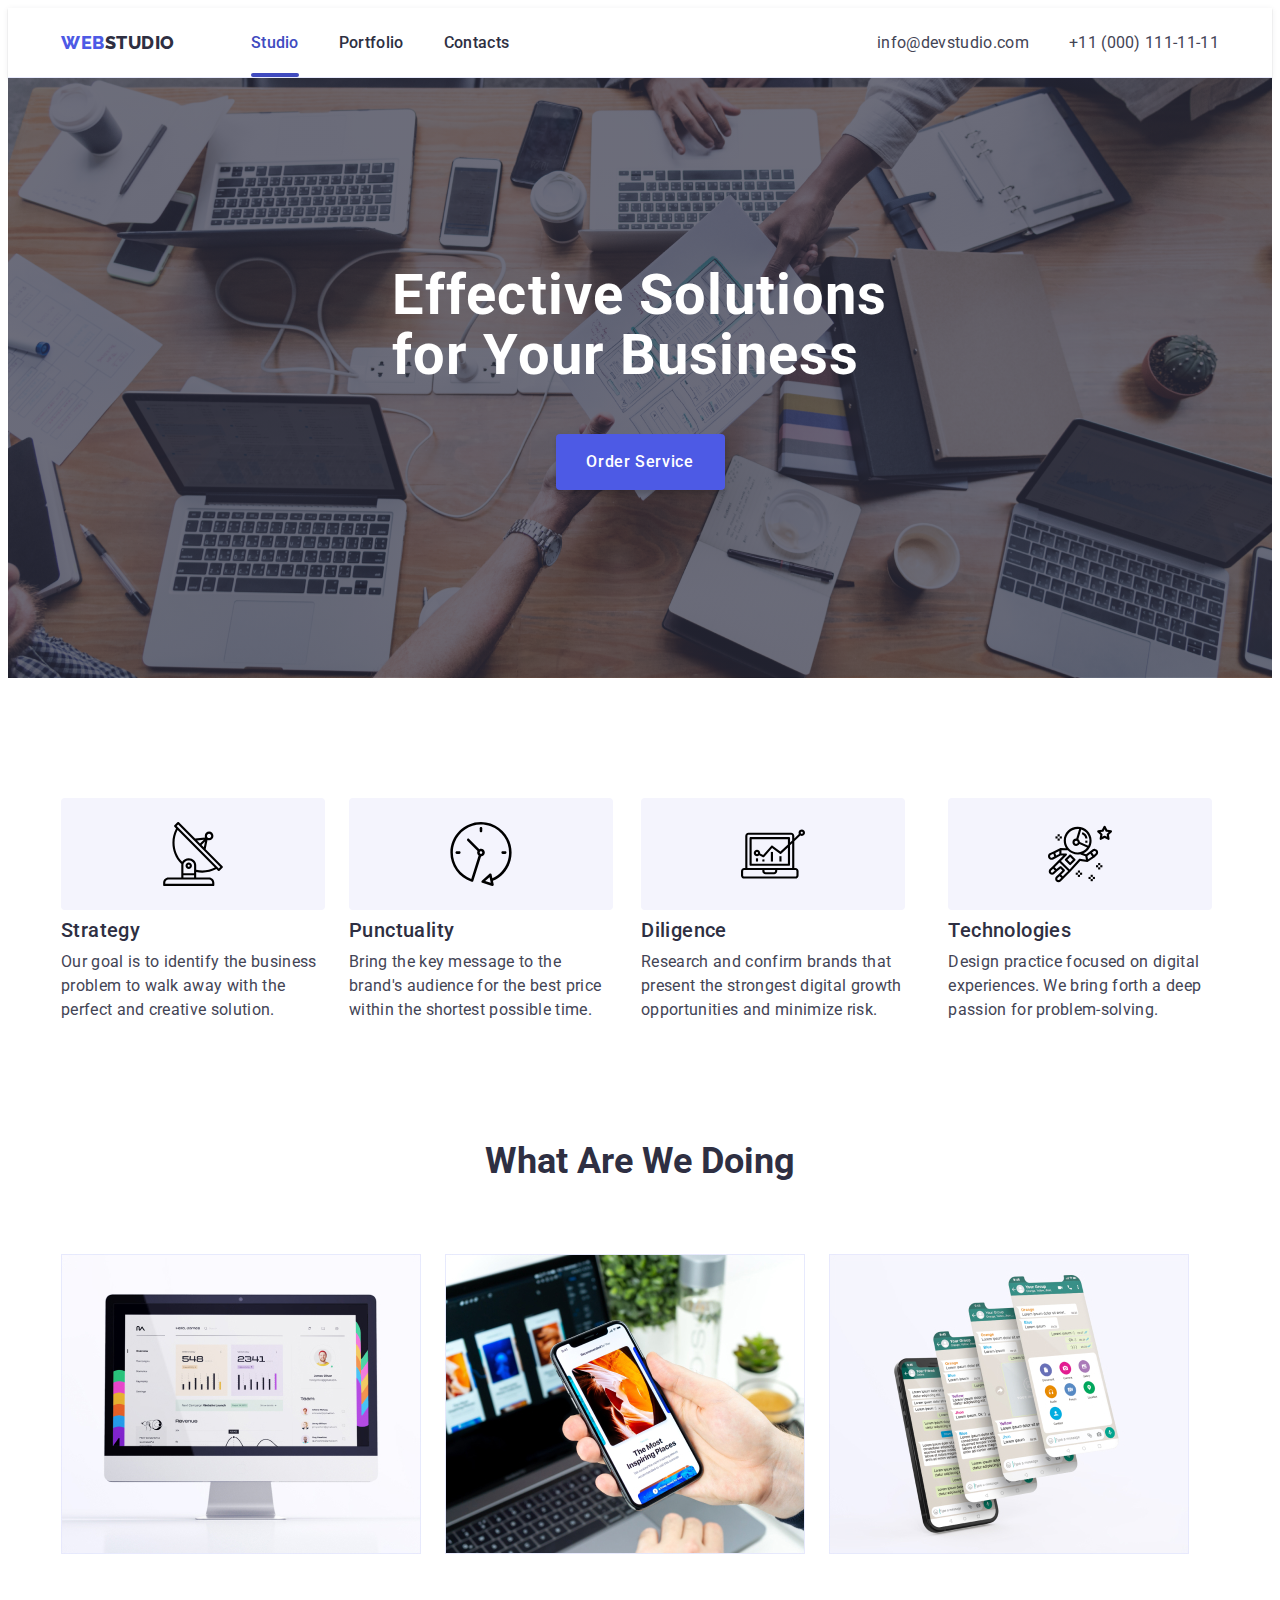
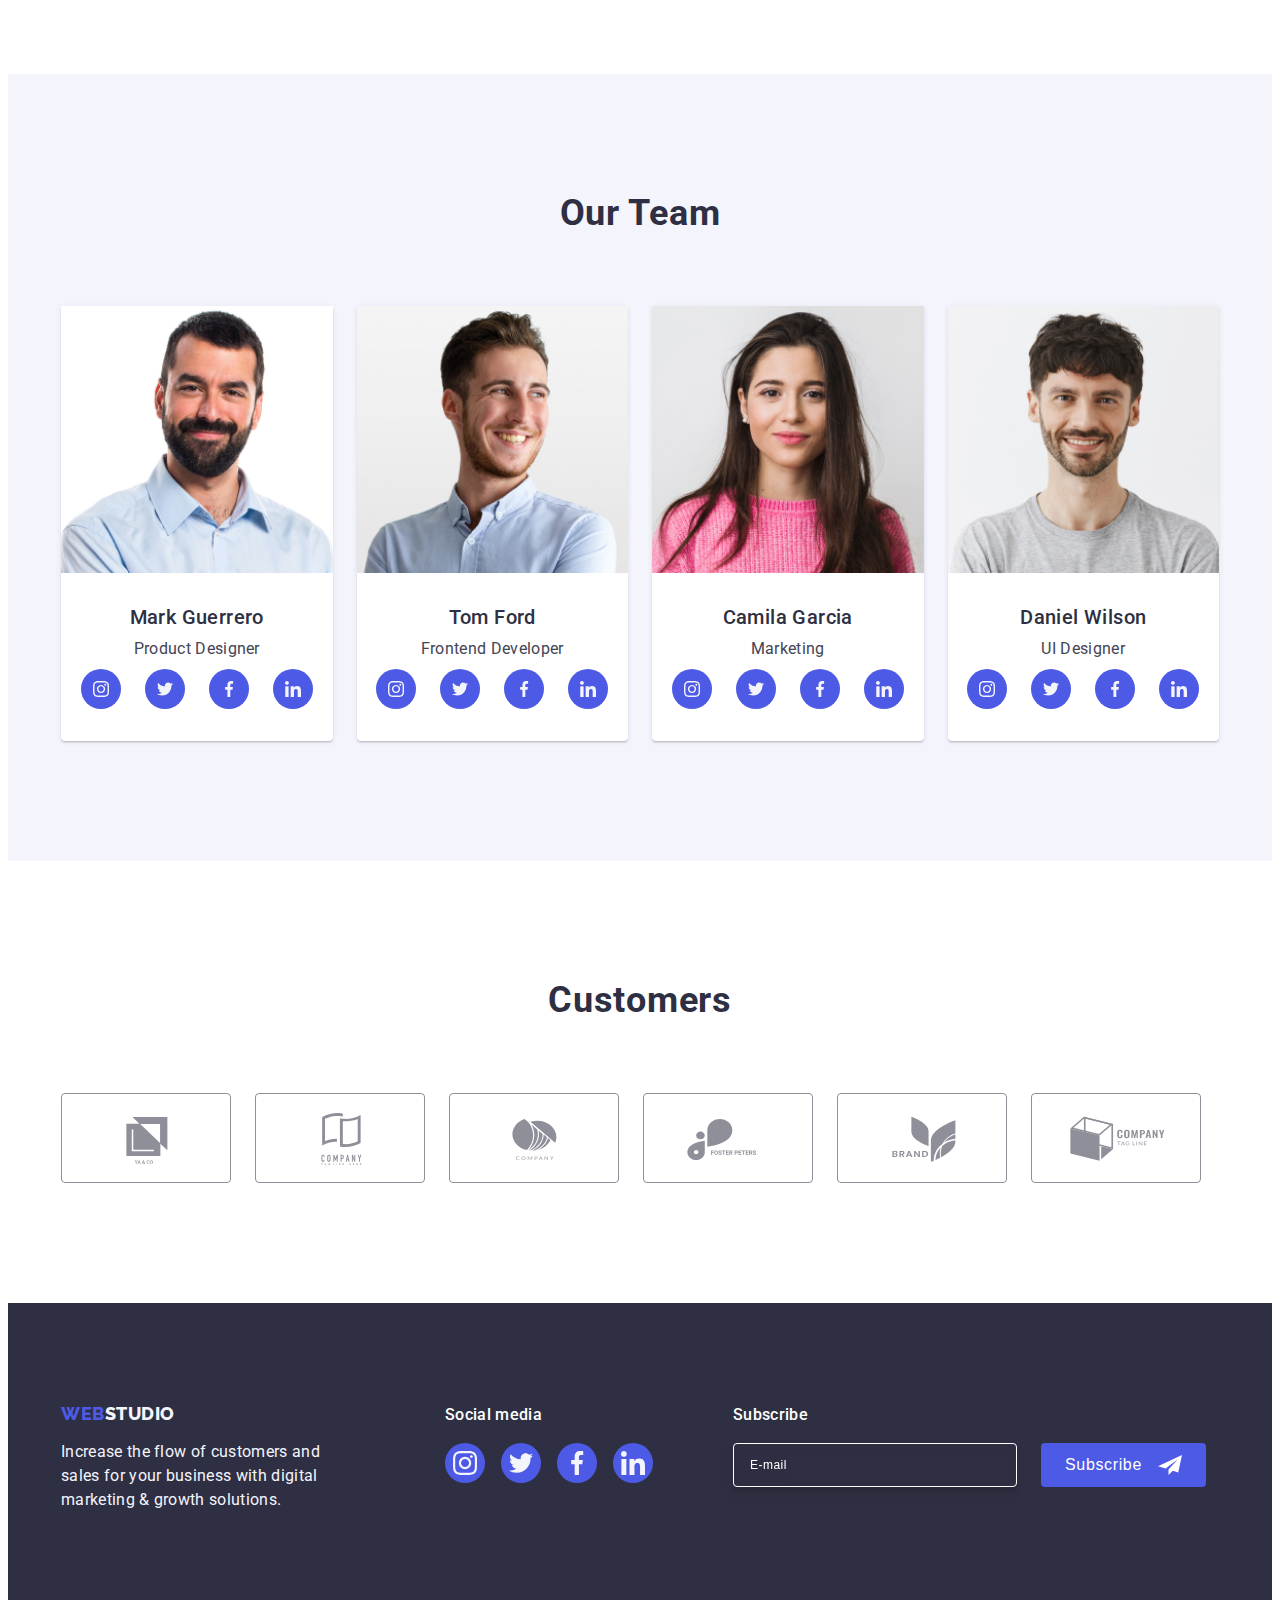
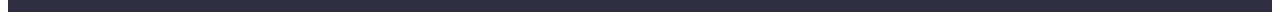
<file: index.html>
<!DOCTYPE html>
<html lang="en">
  <head>
    <meta charset="UTF-8" />
    <meta http-equiv="X-UA-Compatible" content="IE=edge" />
    <meta name="viewport" content="width=device-width, initial-scale=1.0" />
    <link
      rel="stylesheet"
      href="https://cdnjs.cloudflare.com/ajax/libs/modern-normalize/2.0.0/modern-normalize.min.css"
      integrity="sha512-4xo8blKMVCiXpTaLzQSLSw3KFOVPWhm/TRtuPVc4WG6kUgjH6J03IBuG7JZPkcWMxJ5huwaBpOpnwYElP/m6wg=="
      crossorigin="anonymous"
      referrerpolicy="no-referrer"
    />
    <link rel="preconnect" href="https://fonts.googleapis.com" />
    <link rel="preconnect" href="https://fonts.gstatic.com" crossorigin />
    <link
      href="https://fonts.googleapis.com/css2?family=Raleway:wght@800&family=Roboto:wght@400;500;700;900&display=swap"
      rel="stylesheet"
    />
    <link rel="stylesheet" href="./css/styles.css" />
    <title>Document</title>
  </head>
  <body>
    <header class="header-wrapper">
      <div class="container container_wrapper">
        <nav class="nav-wrapper">
          <a class="link logo_name" href="./index.html"
            >Web<span class="span_logo">Studio</span></a
          >
          <ul class="list menu-wrapper">
            <li class="nav_item">
              <a class="nav_menu link active_link" href="./index.html"
                >Studio</a
              >
            </li>
            <li class="nav_item">
              <a class="nav_menu link" href="./portfolio.html">Portfolio</a>
            </li>
            <li class="nav_item">
              <a class="nav_menu link" href="">Contacts</a>
            </li>
          </ul>
        </nav>
        <address class="address">
          <ul class="list menu-wrapper">
            <li>
              <a class="address_info link" href="mailto:info@devstudio.com"
                >info@devstudio.com</a
              >
            </li>
            <li>
              <a class="address_info link" href="tel:+110001111111"
                >+11 (000) 111-11-11</a
              >
            </li>
          </ul>
        </address>
      </div>
    </header>
    <main>
      <section class="first_section">
        <div class="container">
          <h1 class="main_title">Effective Solutions for Your Business</h1>
          <button data-modal-open type="button" class="order_btn">
            Order Service
          </button>
        </div>
      </section>
      <section class="section_advantages">
        <div class="container">
          <h2 class="visually-hidden">Advantages of company</h2>
          <ul class="list advantages_wrapper">
            <li class="advantages_item">
              <div class="svg_wpapper">
                <svg width="64" height="64" class="icon">
                  <use href="./images/icons.svg#icon-antenna-1"></use>
                </svg>
              </div>
              <h3 class="subtitle">Strategy</h3>
              <p class="advantages_text">
                Our goal is to identify the business problem to walk away with
                the perfect and creative solution.
              </p>
            </li>
            <li class="advantages_item">
              <div class="svg_wpapper">
                <svg width="64" height="64" class="icon">
                  <use href="./images/icons.svg#icon-clock-1"></use>
                </svg>
              </div>
              <h3 class="subtitle">Punctuality</h3>
              <p class="advantages_text">
                Bring the key message to the brand's audience for the best price
                within the shortest possible time.
              </p>
            </li>
            <li class="advantages_item">
              <div class="svg_wpapper">
                <svg width="64" height="64" class="icon">
                  <use href="./images/icons.svg#icon-diagram-1"></use>
                </svg>
              </div>
              <h3 class="subtitle">Diligence</h3>
              <p class="advantages_text">
                Research and confirm brands that present the strongest digital
                growth opportunities and minimize risk.
              </p>
            </li>
            <li class="advantages_item">
              <div class="svg_wpapper">
                <svg width="64" height="64" class="icon">
                  <use href="./images/icons.svg#icon-astronaut-1"></use>
                </svg>
              </div>
              <h3 class="subtitle">Technologies</h3>
              <p class="advantages_text">
                Design practice focused on digital experiences. We bring forth a
                deep passion for problem-solving.
              </p>
            </li>
          </ul>
        </div>
      </section>
      <section class="third_section">
        <div class="container">
          <h2 class="third_section_title">What are we doing</h2>
          <ul class="list wrapper_img">
            <li class="list_macbook">
              <img src="./images/macbook.jpg" alt="macbook" width="360" />
            </li>
            <li class="list_macbook">
              <img src="./images/handy.jpg" alt="handy" width="360" />
            </li>
            <li class="list_macbook">
              <img
                src="./images/screens.jpg"
                alt="screens_of_handy"
                width="360"
              />
            </li>
          </ul>
        </div>
      </section>
      <section class="team_section">
        <div class="container">
          <h2 class="team_title">Our Team</h2>
          <ul class="list team_wrapper">
            <li class="team_item">
              <img
                src="./images/photo_1.jpg"
                alt="product_designer"
                width="264"
              />
              <div class="team_card">
                <h3 class="subtitle">Mark Guerrero</h3>
                <p class="team_text">Product Designer</p>
                <ul class="social_wrapper list">
                  <li class="social_item">
                    <a href="#" class="social_icon_wrapper link">
                      <svg class="social_icon" width="16" height="16">
                        <use href="./images/icons.svg#icon-instagram-2"></use>
                      </svg>
                    </a>
                  </li>
                  <li class="social_item">
                    <a href="#" class="social_icon_wrapper link">
                      <svg class="social_icon" width="16" height="16">
                        <use href="./images/icons.svg#icon-twitter-1"></use>
                      </svg>
                    </a>
                  </li>
                  <li class="social_item">
                    <a href="#" class="social_icon_wrapper link">
                      <svg class="social_icon" width="16" height="16">
                        <use href="./images/icons.svg#icon-facebook-1"></use>
                      </svg>
                    </a>
                  </li>
                  <li class="social_item">
                    <a href="#" class="social_icon_wrapper link">
                      <svg class="social_icon" width="16" height="16">
                        <use href="./images/icons.svg#icon-linkedin-1"></use>
                      </svg>
                    </a>
                  </li>
                </ul>
              </div>
            </li>
            <li class="team_item">
              <img
                src="./images/photo_2.jpg"
                alt="frontend_developer"
                width="264"
              />
              <div class="team_card">
                <h3 class="subtitle">Tom Ford</h3>
                <p class="team_text">Frontend Developer</p>
                <ul class="social_wrapper list">
                  <li class="social_item">
                    <a href="#" class="social_icon_wrapper link">
                      <svg class="social_icon" width="16" height="16">
                        <use href="./images/icons.svg#icon-instagram-2"></use>
                      </svg>
                    </a>
                  </li>
                  <li class="social_item">
                    <a href="#" class="social_icon_wrapper link">
                      <svg class="social_icon" width="16" height="16">
                        <use href="./images/icons.svg#icon-twitter-1"></use>
                      </svg>
                    </a>
                  </li>
                  <li class="social_item">
                    <a href="#" class="social_icon_wrapper link">
                      <svg class="social_icon" width="16" height="16">
                        <use href="./images/icons.svg#icon-facebook-1"></use>
                      </svg>
                    </a>
                  </li>
                  <li class="social_item">
                    <a href="#" class="social_icon_wrapper link">
                      <svg class="social_icon" width="16" height="16">
                        <use href="./images/icons.svg#icon-linkedin-1"></use>
                      </svg>
                    </a>
                  </li>
                </ul>
              </div>
            </li>
            <li class="team_item">
              <img src="./images/photo_3.jpg" alt="marketing" width="264" />
              <div class="team_card">
                <h3 class="subtitle">Camila Garcia</h3>
                <p class="team_text">Marketing</p>
                <ul class="social_wrapper list">
                  <li class="social_item">
                    <a href="#" class="social_icon_wrapper link">
                      <svg class="social_icon" width="16" height="16">
                        <use href="./images/icons.svg#icon-instagram-2"></use>
                      </svg>
                    </a>
                  </li>
                  <li class="social_item">
                    <a href="#" class="social_icon_wrapper link">
                      <svg class="social_icon" width="16" height="16">
                        <use href="./images/icons.svg#icon-twitter-1"></use>
                      </svg>
                    </a>
                  </li>
                  <li class="social_item">
                    <a href="#" class="social_icon_wrapper link">
                      <svg class="social_icon" width="16" height="16">
                        <use href="./images/icons.svg#icon-facebook-1"></use>
                      </svg>
                    </a>
                  </li>
                  <li class="social_item">
                    <a href="#" class="social_icon_wrapper link">
                      <svg class="social_icon" width="16" height="16">
                        <use href="./images/icons.svg#icon-linkedin-1"></use>
                      </svg>
                    </a>
                  </li>
                </ul>
              </div>
            </li>
            <li class="team_item">
              <img src="./images/photo_4.jpg" alt="ui_designer" width="264" />
              <div class="team_card">
                <h3 class="subtitle">Daniel Wilson</h3>
                <p class="team_text">UI Designer</p>
                <ul class="social_wrapper list">
                  <li class="social_item">
                    <a href="#" class="social_icon_wrapper link">
                      <svg class="social_icon" width="16" height="16">
                        <use href="./images/icons.svg#icon-instagram-2"></use>
                      </svg>
                    </a>
                  </li>
                  <li class="social_item">
                    <a href="#" class="social_icon_wrapper link">
                      <svg class="social_icon" width="16" height="16">
                        <use href="./images/icons.svg#icon-twitter-1"></use>
                      </svg>
                    </a>
                  </li>
                  <li class="social_item">
                    <a href="#" class="social_icon_wrapper link">
                      <svg class="social_icon" width="16" height="16">
                        <use href="./images/icons.svg#icon-facebook-1"></use>
                      </svg>
                    </a>
                  </li>
                  <li class="social_item">
                    <a href="#" class="social_icon_wrapper link">
                      <svg class="social_icon" width="16" height="16">
                        <use href="./images/icons.svg#icon-linkedin-1"></use>
                      </svg>
                    </a>
                  </li>
                </ul>
              </div>
            </li>
          </ul>
        </div>
      </section>
      <section class="customers_section">
        <div class="container">
          <h2 class="customers_title">Customers</h2>
          <ul class="list company_wrapper">
            <li class="link_company_item">
              <a href="#" class="link_company link">
                <svg class="icon_company" width="104" height="56">
                  <use href="./images/icons.svg#icon-Logo"></use></svg
              ></a>
            </li>
            <li class="link_company_item">
              <a href="#" class="link_company link">
                <svg class="icon_company" width="104" height="56">
                  <use href="./images/icons.svg#icon-logo_2"></use></svg
              ></a>
            </li>
            <li class="link_company_item">
              <a href="#" class="link_company link">
                <svg class="icon_company" width="104" height="56">
                  <use href="./images/icons.svg#icon-Logo_3"></use></svg
              ></a>
            </li>
            <li class="link_company_item">
              <a href="#" class="link_company link">
                <svg class="icon_company" width="104" height="56">
                  <use href="./images/icons.svg#icon-logo_4"></use></svg
              ></a>
            </li>
            <li class="link_company_item">
              <a href="#" class="link_company link">
                <svg class="icon_company" width="104" height="56">
                  <use href="./images/icons.svg#icon-Logo_5"></use></svg
              ></a>
            </li>
            <li class="link_company_item">
              <a href="#" class="link_company link">
                <svg class="icon_company" width="104" height="56">
                  <use href="./images/icons.svg#icon-Logo_6"></use></svg
              ></a>
            </li>
          </ul>
        </div>
      </section>
    </main>
    <footer class="index_footer">
      <div class="container footer_wrapper">
        <div class="logo_footer_wrapper">
          <a class="link logo_name link_footer" href="./index.html"
            >Web<span class="span_footer">Studio</span></a
          >
          <p class="text_footer">
            Increase the flow of customers and sales for your business with
            digital marketing & growth solutions.
          </p>
        </div>
        <div class="social_media_wrap">
          <p class="social_text">Social media</p>
          <ul class="list social_list">
            <li class="footer_item">
              <a href="#" class="social_icon_wrapper footer_social_icon link">
                <svg class="social_icon" width="24" height="24">
                  <use href="./images/icons.svg#icon-instagram-2"></use>
                </svg>
              </a>
            </li>
            <li class="footer_item">
              <a href="#" class="social_icon_wrapper footer_social_icon link">
                <svg class="social_icon" width="24" height="24">
                  <use href="./images/icons.svg#icon-twitter-1"></use>
                </svg>
              </a>
            </li>
            <li class="footer_item">
              <a href="#" class="social_icon_wrapper footer_social_icon link">
                <svg class="social_icon" width="24" height="24">
                  <use href="./images/icons.svg#icon-facebook-1"></use>
                </svg>
              </a>
            </li>
            <li class="footer_item">
              <a href="#" class="social_icon_wrapper footer_social_icon link">
                <svg class="social_icon" width="24" height="24">
                  <use href="./images/icons.svg#icon-linkedin-1"></use>
                </svg>
              </a>
            </li>
          </ul>
        </div>
        <div class="form_wrapper">
          <p class="subscribe_text">Subscribe</p>
          <form action="#" class="form">
            <label for="email" class="label_email"
              ><input
                class="email_input"
                name="email"
                type="email"
                placeholder="E-mail"
                id="email"
            /></label>
            <button class="btn_subscribe" type="submit">
              Subscribe<svg class="subscribe_svg" width="24" height="24">
                <use href="./images/icons.svg#icon-Subscribe"></use>
              </svg>
            </button>
          </form>
        </div>
      </div>
    </footer>
    <div class="backdrop is-hidden" data-modal>
      <div class="modal">
        <button type="button" class="close_btn" data-modal-close>
          <svg class="close_svg" width="8" height="8">
            <use href="./images/icons.svg#icon-close-black-18dp"></use>
          </svg>
        </button>
        <p class="text_contacts">
          Leave your contacts and we will call you back
        </p>
        <form action="#">
          <div class="contacts_form">
            <label class="contacts_label" for="user-name">Name</label>
            <div class="wrap_input">
              <input
                class="input"
                type="text"
                name="user-name"
                id="user-name"
              />
              <svg class="contact_svg" width="18" height="24">
                <use href="./images/icons.svg#icon-person-black"></use>
              </svg>
            </div>
          </div>
          <div class="contacts_form">
            <label class="contacts_label" for="phone">Phone</label>
            <div class="wrap_input">
              <input class="input" type="text" id="phone" name="user-phone" />
              <svg class="contact_svg" width="18" height="24">
                <use href="./images/icons.svg#icon-phone-black"></use>
              </svg>
            </div>
          </div>
          <div class="contacts_form">
            <label class="contacts_label" for="contact_email">Email</label>
            <div class="wrap_input">
              <input
                class="input"
                type="email"
                id="contact_email"
                name="user-email"
              />
              <svg class="contact_svg" width="18" height="24">
                <use href="./images/icons.svg#icon-email-black-18dp"></use>
              </svg>
            </div>
          </div>
          <div class="textarea_wrap">
            <label class="contacts_label" for="user-comment">Comment</label>
            <textarea
              class="textarea"
              name="user-comment"
              id="user-comment"
              placeholder="Text input"
            ></textarea>
          </div>
          <div class="privacy_wrap">
            <input
              class="visually-hidden input_ckeckbox"
              name="user-privacy"
              type="checkbox"
              id="user-privacy"
              value="true"
            />
            <label class="contacts_label" for="user-privacy">
              <span class="checkbox_svg">
                <svg class="svg" width="10" height="8">
                  <use href="./images/icons.svg#icon-check"></use>
                </svg>
              </span>
              I accept the terms and conditions of the
              <a class="policy_text" href="#">Privacy Policy</a>
            </label>
          </div>
          <button class="order_btn" type="submit">Send</button>
        </form>
      </div>
    </div>
    <script src="./js/modal.js"></script>
  </body>
</html>
</file>
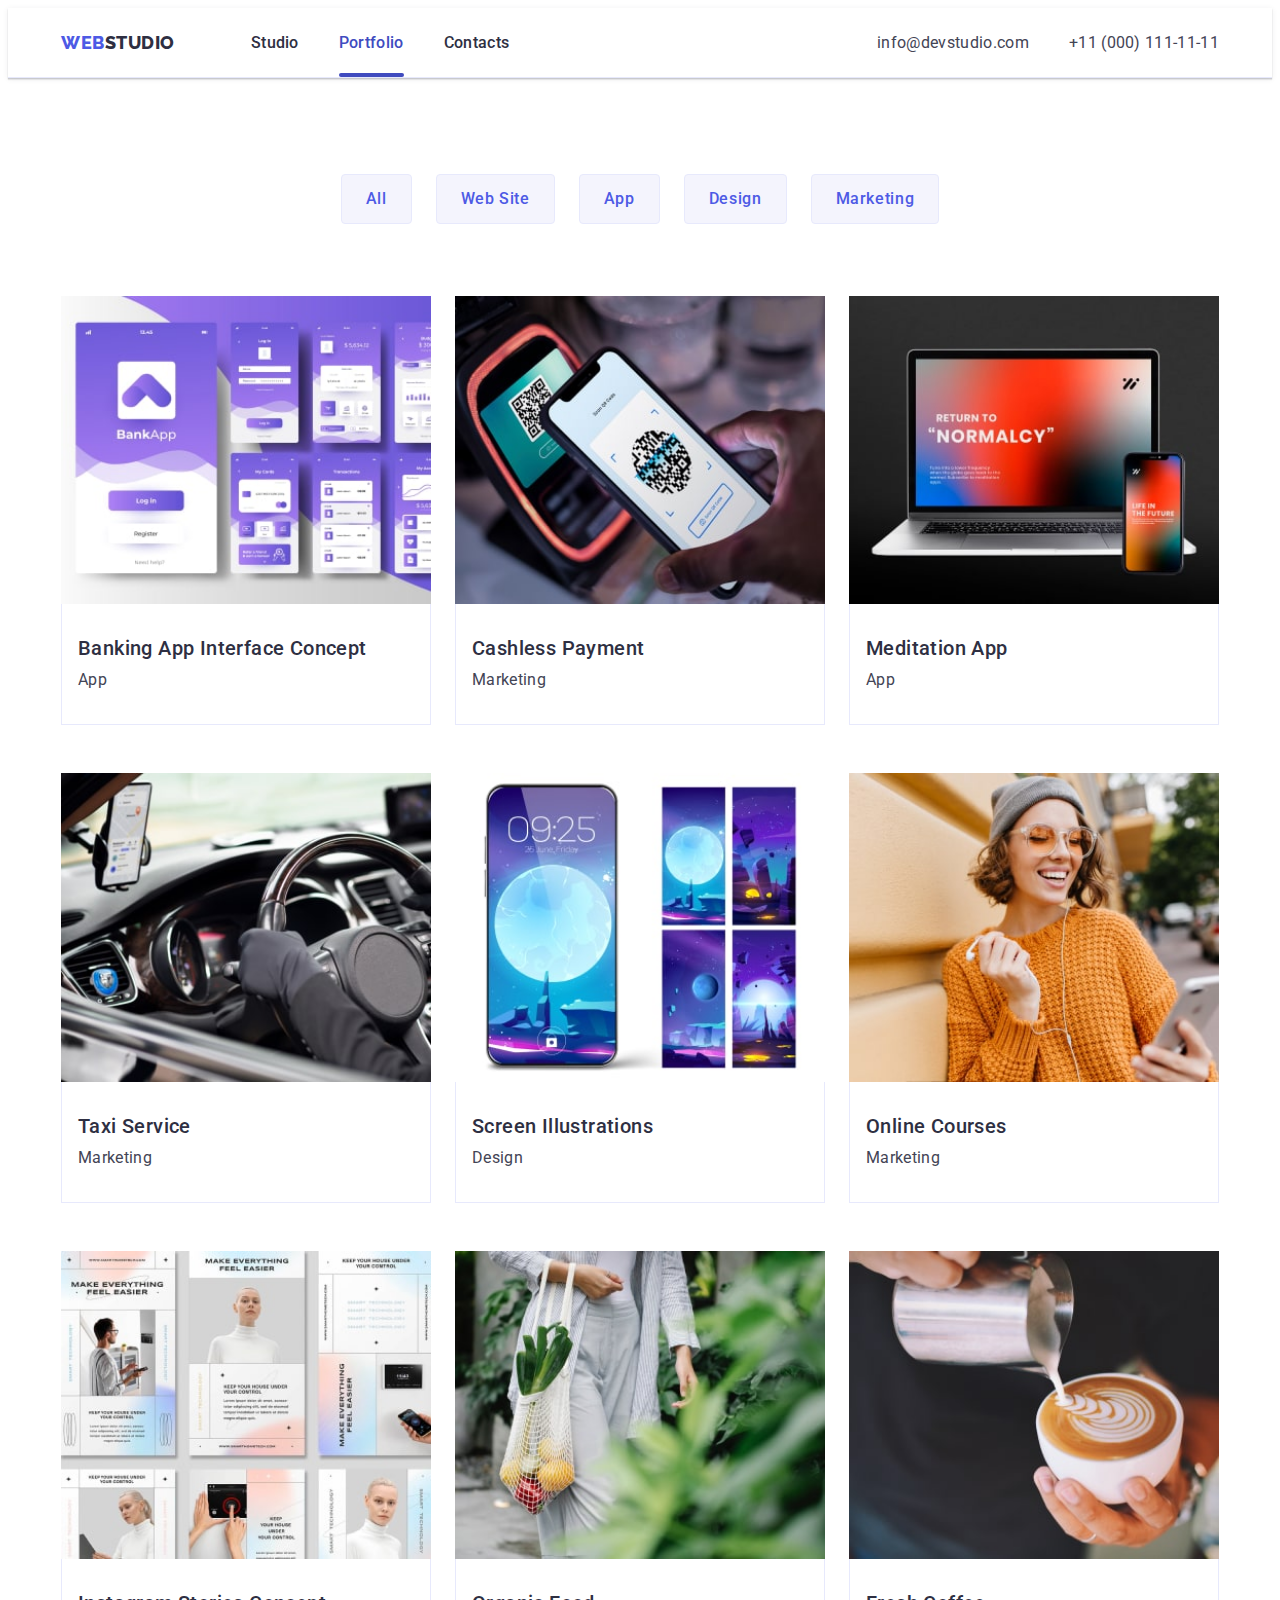
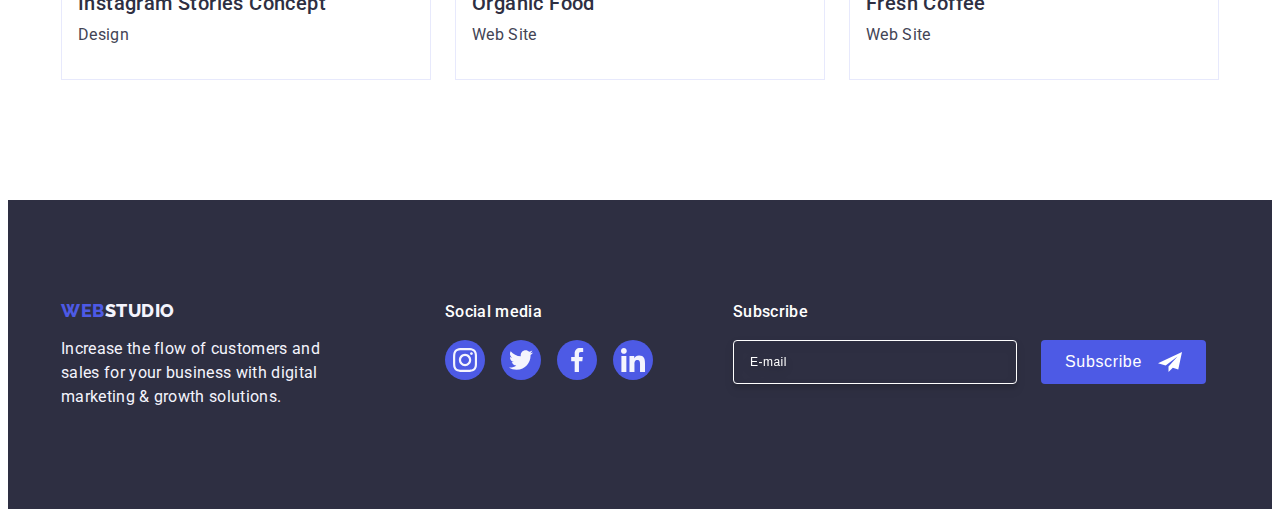
<file: portfolio.html>
<!DOCTYPE html>
<html lang="en">
  <head>
    <meta charset="UTF-8" />
    <meta http-equiv="X-UA-Compatible" content="IE=edge" />
    <meta name="viewport" content="width=device-width, initial-scale=1.0" />
    <link
      href="https://cdnjs.cloudflare.com/ajax/libs/modern-normalize/1.1.0/modern-normalize.min.css"
      rel="stylesheet"
      integrity="sha512-wpPYUAdjBVSE4KJnH1VR1HeZfpl1ub8YT/NKx4PuQ5NmX2tKuGu6U/JRp5y+Y8XG2tV+wKQpNHVUX03MfMFn9Q=="
      crossorigin="anonymous"
      referrerpolicy="no-referrer"
    />
    <link rel="preconnect" href="https://fonts.googleapis.com" />
    <link rel="preconnect" href="https://fonts.gstatic.com" crossorigin />
    <link
      href="https://fonts.googleapis.com/css2?family=Raleway:wght@800&family=Roboto:wght@400;500;700;900&display=swap"
      rel="stylesheet"
    />
    <link rel="stylesheet" href="./css/styles.css" />
    <title>Portfolio</title>
  </head>
  <body>
    <header class="header-wrapper">
      <div class="container container_wrapper">
        <nav class="nav-wrapper">
          <a class="link logo_name" href="./index.html"
            >Web<span class="span_logo">Studio</span></a
          >
          <ul class="list menu-wrapper">
            <li class="nav_item">
              <a class="nav_menu link" href="./index.html">Studio</a>
            </li>
            <li class="nav_item">
              <a class="nav_menu link active_link" href="./portfolio.html"
                >Portfolio</a
              >
            </li>
            <li class="nav_item">
              <a class="nav_menu link" href="">Contacts</a>
            </li>
          </ul>
        </nav>
        <address class="address">
          <ul class="list menu-wrapper">
            <li>
              <a class="address_info link" href="mailto:info@devstudio.com"
                >info@devstudio.com</a
              >
            </li>
            <li>
              <a class="address_info link" href="tel:+110001111111"
                >+11 (000) 111-11-11</a
              >
            </li>
          </ul>
        </address>
      </div>
    </header>
    <main>
      <section class="section_portfolio">
        <div class="container">
          <h1 class="visually-hidden">Our Portfolio</h1>
          <ul class="list menu_portfolio">
            <li>
              <button class="btn_item" type="button">All</button>
            </li>
            <li>
              <button class="btn_item" type="button">Web Site</button>
            </li>
            <li>
              <button class="btn_item" type="button">App</button>
            </li>
            <li>
              <button class="btn_item" type="button">Design</button>
            </li>
            <li>
              <button class="btn_item" type="button">Marketing</button>
            </li>
          </ul>
          <ul class="list list_card">
            <li class="list_item">
              <a class="link item_link" href="">
                <div class="overlay_wrapper">
                  <img src="./images/img1.jpg" alt="App" width="360" />
                  <p class="overlay">
                    14 Stylish and User-Friendly App Design Concepts · Task
                    Manager App · Calorie Tracker App · Exotic Fruit Ecommerce
                    App · Cloud Storage App
                  </p>
                </div>
                <div class="wrapper_card">
                  <h2 class="option_title">Banking App Interface Concept</h2>
                  <p class="option_text">App</p>
                </div>
              </a>
            </li>
            <li class="list_item">
              <a class="link item_link" href="">
                <div class="overlay_wrapper">
                  <img src="./images/img2.jpg" alt="Marketing" width="360" />
                  <p class="overlay">
                    14 Stylish and User-Friendly App Design Concepts · Task
                    Manager App · Calorie Tracker App · Exotic Fruit Ecommerce
                    App · Cloud Storage App
                  </p>
                </div>
                <div class="wrapper_card">
                  <h2 class="option_title">Cashless Payment</h2>
                  <p class="option_text">Marketing</p>
                </div>
              </a>
            </li>
            <li class="list_item">
              <a class="link item_link" href="">
                <div class="overlay_wrapper">
                  <img
                    src="./images/img3.jpg"
                    alt="Meditation App"
                    width="360"
                  />
                  <p class="overlay">
                    14 Stylish and User-Friendly App Design Concepts · Task
                    Manager App · Calorie Tracker App · Exotic Fruit Ecommerce
                    App · Cloud Storage App
                  </p>
                </div>
                <div class="wrapper_card">
                  <h2 class="option_title">Meditation App</h2>
                  <p class="option_text">App</p>
                </div>
              </a>
            </li>
            <li class="list_item">
              <a class="link item_link" href="">
                <div class="overlay_wrapper">
                  <img src="./images/img4.jpg" alt="Taxi Service" width="360" />
                  <p class="overlay">
                    14 Stylish and User-Friendly App Design Concepts · Task
                    Manager App · Calorie Tracker App · Exotic Fruit Ecommerce
                    App · Cloud Storage App
                  </p>
                </div>
                <div class="wrapper_card">
                  <h2 class="option_title">Taxi Service</h2>
                  <p class="option_text">Marketing</p>
                </div>
              </a>
            </li>
            <li class="list_item">
              <a class="link item_link" href="">
                <div class="overlay_wrapper">
                  <img
                    src="./images/img5.jpg"
                    alt="Screen Illustrations"
                    width="360"
                  />
                  <p class="overlay">
                    14 Stylish and User-Friendly App Design Concepts · Task
                    Manager App · Calorie Tracker App · Exotic Fruit Ecommerce
                    App · Cloud Storage App
                  </p>
                </div>
                <div class="wrapper_card">
                  <h2 class="option_title">Screen Illustrations</h2>
                  <p class="option_text">Design</p>
                </div>
              </a>
            </li>
            <li class="list_item">
              <a class="link item_link" href="">
                <div class="overlay_wrapper">
                  <img
                    src="./images/img6.jpg"
                    alt="Online Courses"
                    width="360"
                  />
                  <p class="overlay">
                    14 Stylish and User-Friendly App Design Concepts · Task
                    Manager App · Calorie Tracker App · Exotic Fruit Ecommerce
                    App · Cloud Storage App
                  </p>
                </div>
                <div class="wrapper_card">
                  <h2 class="option_title">Online Courses</h2>
                  <p class="option_text">Marketing</p>
                </div>
              </a>
            </li>
            <li class="list_item">
              <a class="link item_link" href="">
                <div class="overlay_wrapper">
                  <img
                    src="./images/img7.jpg"
                    alt="Instagram Stories Concept"
                    width="360"
                  />
                  <p class="overlay">
                    14 Stylish and User-Friendly App Design Concepts · Task
                    Manager App · Calorie Tracker App · Exotic Fruit Ecommerce
                    App · Cloud Storage App
                  </p>
                </div>
                <div class="wrapper_card">
                  <h2 class="option_title">Instagram Stories Concept</h2>
                  <p class="option_text">Design</p>
                </div>
              </a>
            </li>
            <li class="list_item">
              <a class="link item_link" href="">
                <div class="overlay_wrapper">
                  <img src="./images/img8.jpg" alt="Organic Food" width="360" />
                  <p class="overlay">
                    14 Stylish and User-Friendly App Design Concepts · Task
                    Manager App · Calorie Tracker App · Exotic Fruit Ecommerce
                    App · Cloud Storage App
                  </p>
                </div>
                <div class="wrapper_card">
                  <h2 class="option_title">Organic Food</h2>
                  <p class="option_text">Web Site</p>
                </div>
              </a>
            </li>
            <li class="list_item">
              <a class="link item_link" href="">
                <div class="overlay_wrapper">
                  <img src="./images/img9.jpg" alt="Fresh Coffee" width="360" />
                  <p class="overlay">
                    14 Stylish and User-Friendly App Design Concepts · Task
                    Manager App · Calorie Tracker App · Exotic Fruit Ecommerce
                    App · Cloud Storage App
                  </p>
                </div>
                <div class="wrapper_card">
                  <h2 class="option_title">Fresh Coffee</h2>
                  <p class="option_text">Web Site</p>
                </div>
              </a>
            </li>
          </ul>
        </div>
      </section>
    </main>
    <footer class="index_footer">
      <div class="container footer_wrapper">
        <div class="logo_footer_wrapper">
          <a class="link logo_name link_footer" href="./index.html"
            >Web<span class="span_footer">Studio</span></a
          >
          <p class="text_footer">
            Increase the flow of customers and sales for your business with
            digital marketing & growth solutions.
          </p>
        </div>
        <div class="social_media_wrap">
          <p class="social_text">Social media</p>
          <ul class="list social_list">
            <li class="footer_item">
              <a href="#" class="social_icon_wrapper footer_social_icon link">
                <svg class="social_icon" width="24" height="24">
                  <use href="./images/icons.svg#icon-instagram-2"></use>
                </svg>
              </a>
            </li>
            <li class="footer_item">
              <a href="#" class="social_icon_wrapper footer_social_icon link">
                <svg class="social_icon" width="24" height="24">
                  <use href="./images/icons.svg#icon-twitter-1"></use>
                </svg>
              </a>
            </li>
            <li class="footer_item">
              <a href="#" class="social_icon_wrapper footer_social_icon link">
                <svg class="social_icon" width="24" height="24">
                  <use href="./images/icons.svg#icon-facebook-1"></use>
                </svg>
              </a>
            </li>
            <li class="footer_item">
              <a href="#" class="social_icon_wrapper footer_social_icon link">
                <svg class="social_icon" width="24" height="24">
                  <use href="./images/icons.svg#icon-linkedin-1"></use>
                </svg>
              </a>
            </li>
          </ul>
        </div>
        <div class="form_wrapper">
          <p class="subscribe_text">Subscribe</p>
          <form action="#" class="form">
            <label for="email" class="label_email"
              ><input
                class="email_input"
                name="email"
                type="email"
                placeholder="E-mail"
                id="email"
            /></label>
            <button class="btn_subscribe" type="submit">
              Subscribe<svg class="subscribe_svg" width="24" height="24">
                <use href="./images/icons.svg#icon-Subscribe"></use>
              </svg>
            </button>
          </form>
        </div>
      </div>
    </footer>
  </body>
</html>
</file>
<file: css/styles.css>
body {
    font-family: "Roboto", sans-serif;
    color: #434455;
    background-color: var(--background-color);
}

h1, h2, h3, p, ul {
    padding: 0;
    margin: 0;
}

.icon {
    width: 64px;
    height: 64px;
}

img {
    display: block;
    width: 100%;
    height: auto;
}

:root {
    --main-font: "Roboto", sans-sarif;
    --main-color: #2E2F42;
    --background-color: #FFFFFF;
    --logo-color: #4d5ae5;
    --background-cloud-color: #F4F4FD;
    --option-text-color: #434455;
}

.header-wrapper {
    border-bottom: 1px solid #e7e9fc;
    box-shadow: 0px 2px 1px rgba(46, 47, 66, 0.08), 0px 1px 1px rgba(46, 47, 66, 0.16), 0px 1px 6px rgba(46, 47, 66, 0.08);
}

.container {
    width: 1158px;
    margin: 0 auto;
    padding: 0 15px;
}

.container_wrapper {
    display: flex;
    justify-content: space-between;
    align-items: center;
}

.nav-wrapper {
    display: flex;
    align-items: center;
}

.link {
    text-decoration: none;
}

.list {
    list-style: none;
}

.logo_name {
    font-family: "Raleway", sans-serif;
    font-size: 18px;
    text-transform: uppercase;
    font-weight: 800;
    line-height: 1.17;
    letter-spacing: 0.03em;
    color: var(--logo-color);
    margin-right: 76px;
    padding: 24px 0
}

.menu-wrapper {
    display: flex;
    gap: 40px;
}

.address {
    font-style: normal;
}

.address_info {
    color: #434455;
    line-height: 1.5;
    letter-spacing: 0.02em;
    transition: color 250ms cubic-bezier(0.4, 0, 0.2, 1);

}

.address_info:hover {
    color: #404bbf;
}

.address_info:focus {
    color: #404bbf;
}

.nav_menu {
    color: var(--main-color);
    font-size: 16px;
    font-weight: 500;
    letter-spacing: 0.02em;
    line-height: 1.5;
    padding: 24px 0;
    position: relative;
    transition: color 250ms cubic-bezier(0.4, 0, 0.2, 1);
}

.active_link {
    color: #404bbf;
}



.nav_menu:hover {
    color: #404bbf;
}

.nav_menu:focus {
    color: #404bbf;
}

.span_logo {
    color: var(--main-color);
}

.first_section {
    background-color: var(--main-color);
    background-image: linear-gradient(rgba(46, 47, 66, 0.7), rgba(46, 47, 66, 0.7)), 
    url(../images/people_bg.jpg);
    max-width: 1440px;
    background-repeat: no-repeat;
    background-position: center;
    background-size: cover;
    padding: 188px 0;
}

.main_title {
    font-size: 56px;
    line-height: 1.07;
    letter-spacing: 0.02em;
    color: #ffffff;
    padding-bottom: 48px;
    max-width: 496px;
    margin: 0 auto;
}

.order_btn {
    background-color: #4D5AE5;
    font-family: inherit;
    font-weight: 500;
    font-size: 16px;
    line-height: 1.5;
    letter-spacing: 0.04em;
    color: #ffffff;
    cursor: pointer;
    padding: 16px 0;
    border-radius: 4px;
    box-shadow: 0px 4px 4px 0px rgba(0, 0, 0, 0.15);
    border: none;
    display: block;
    margin: 0 auto;
    min-width: 169px;
    transition: background-color 250ms cubic-bezier(0.4, 0, 0.2, 1);;
}

.order_btn:hover,
.order_btn:focus {
    background-color: #404BBF;
    transition-duration: 250ms;
    transition-timing-function: cubic-bezier(0.4, 0, 0.2, 1);
}

.visually-hidden {
    position: absolute;
  width: 1px;
  height: 1px;
  margin: -1px;
  border: 0;
  padding: 0;
  
  white-space: nowrap;
  clip-path: inset(100%);
  clip: rect(0 0 0 0);
  overflow: hidden;
}

.advantages_wrapper {
    display: flex;
    gap: 24px;
}

.section_advantages {
    padding: 120px 0;
}

.advantages_item {
    width: calc((100%-72px)/4);
}

.team_card {
    padding: 32px 0;
}

.subtitle {
    font-weight: 500;
    font-size: 20px;
    line-height: 1.2;
    letter-spacing: 0.02em;
    color: var(--main-color);
    margin-bottom: 8px;
}

.advantages_text {
    font-size: 16px;
        line-height: 1.5;
    letter-spacing: 0.02em;
}

.third_section {
    padding-bottom: 120px;
}

.third_section_title {
    font-size: 36px;
    line-height: 1.11;
    text-align: center;
    text-transform: capitalize;
    color: var(--main-color);
    margin-bottom: 72px;
}

.wrapper_img {
    display: flex;
    gap: 24px;
}

.team_title {
    letter-spacing: 0.02em;
    margin-bottom: 72px;
    font-size: 36px;
    line-height: 1.11;
    text-align: center;
    text-transform: capitalize;
    color: var(--main-color);
}

.team_section {
    background-color: #F4F4FD;
    padding: 120px 0;
}

.team_item {
    background-color: #ffffff;
    text-align: center;
    flex-basis: calc((100% - 72px) / 4);
    border-radius: 0px 0px 4px 4px;
    box-shadow: 0px 2px 1px 0px rgba(46, 47, 66, 0.08), 0px 1px 1px 0px rgba(46, 47, 66, 0.16), 0px 1px 6px 0px rgba(46, 47, 66, 0.08);
}

.team_wrapper {
    display: flex;
    gap: 24px;
}

.team_text {
    font-size: 16px;
    line-height: 1.5;
    letter-spacing: 0.02em;
}

.index_footer {
    background-color: var(--main-color);
    padding: 100px 0;
}

.link_footer {
    display: inline-block;
    margin-bottom: 16px;
    padding: 0;
}

.span_footer {
    color: #f4f4fd;
}

.text_footer {
    line-height: 1.5;
    color: #F4F4FD;
    letter-spacing: 0.02em;
    width: 264px;
}

.btn_item {
    font-family: inherit;
    font-weight: 500;
    font-size: 16px;
    line-height: 1.5;
    letter-spacing: 0.04em;
    color: var(--logo-color);
    background-color: var(--background-cloud-color);
    cursor: pointer;
    padding: 12px 24px;
    border: none;
    border-radius: 4px;
    border: 1px solid #e7e9fc;
    transition: color 250ms cubic-bezier(0.4, 0, 0.2, 1), background-color 250ms cubic-bezier(0.4, 0, 0.2, 1), border-color 250ms cubic-bezier(0.4, 0, 0.2, 1), box-shadow 250ms cubic-bezier(0.4, 0, 0.2, 1);;
}

.btn_item:hover,
.btn_item:focus {
    border: 1px solid transparent;
    box-shadow: 0px 3px 1px rgba(0, 0, 0, 0.1), 0px 2px 1px rgba(0, 0, 0, 0.08), 0px 2px 2px rgba(0, 0, 0, 0.12); 
    color: #ffffff;
    background-color: #404BBF
} 

.item_link {
    display: block;
}

.option_title {
    font-weight: 500;
    font-size: 20px;
    line-height: 1.2;
    letter-spacing: 0.02em;
    color: var(--main-color);
    margin-bottom: 8px;
}

.option_text{
     line-height: 1.5;
    letter-spacing: 0.02em;
    color: var(--option-text-color);
}

.section_portfolio {
    padding-top: 96px;
    padding-bottom: 120px;
}

.menu_portfolio {
    display: flex;
    gap: 24px;
    justify-content: center;
    margin-bottom: 72px;
}

.list_card {
    display: flex;
    flex-wrap: wrap;
    column-gap: 24px;
    row-gap: 48px;
}

.wrapper_card {
    padding: 32px 16px;
    border: 1px solid #e7e9fc;
    border-top: none;
}

.svg_wpapper {
    width: 264px;
    height: 112px;
    background-color: #F4F4FD;
    display: flex;
    justify-content: center;
    align-items: center;
    margin-bottom: 8px;
    border-radius: 4px;
}

.social_icon_wrapper {
    width: 40px;
    height: 40px;
    background-color: #4D5AE5;
    border-radius: 50%;
    display: flex;
    justify-content: center;
    align-items: center;
}

.social_icon {
    fill: var(--background-cloud-color);
}

.social_icon_wrapper:hover,
.social_icon_wrapper:focus {
    background-color: #404BBF;
    transition: background-color 250ms cubic-bezier(0.4, 0, 0.2, 1); ;
}

.social_wrapper {
    display: flex;
    gap: 24px;
    margin-top: 8px;
    justify-content: center;
}

.customers_section {
    padding: 120px 0;
}

.customers_title {
    color: var(--main-color);
    font-size: 36px;
    font-weight: 700;
    line-height: 40px;
    letter-spacing: 0.02em;
    text-transform: capitalize;
    text-align: center;
    margin-bottom: 72px;
    line-height: 1.11;
}

.link_company {
    width: 168px;
    height: 88px;
    border-radius: 4px;
    border: 1px solid #8E8F99;
    display: flex;
    justify-content: center;
    align-items: center;
    color: #8E8F99;
    transition: border-color 250ms cubic-bezier(0.4, 0, 0.2, 1), color 250ms cubic-bezier(0.4, 0, 0.2, 1);;
}

.icon_company {
    fill: #8E8F99;;
}

.company_wrapper {
    display: flex;
    gap: 24px;
}

.link_company:hover,
.link_company:focus {
    color: #404bbf; 
    border-color: #404BBF;
}

.icon_company {
    fill: currentColor;
}

.social_text {
    color: #fff;
    font-size: 16px;
    font-weight: 500;
    line-height: 1.5;
    letter-spacing: 0.02em;
    margin-bottom: 16px;
}

.social_list {
    display: flex;
    gap: 16px;
}

.footer_wrapper {
    display: flex;
    align-items: baseline;
}

.logo_footer_wrapper {
    margin-right: 120px;
}

.footer_social_icon:hover,
.footer_social_icon:focus {
    background-color: #31d0aa; 
}

.nav_menu::after {
    width: 0%;
    background-color: #404BBF;
    border-radius: 2px;
    transition: color 250ms cubic-bezier(0.4, 0, 0.2, 1);
    content: '';
    height: 4px;
    display: block;
    position: absolute;
    bottom: -1px;
}

.social_media_wrap {
    margin-right: 80px;
}

.active_link::after {
    width: 100%;
}

.nav_item {
    position: relative;

}

.form {
    display: flex;
    gap: 24px;
}

.subscribe_text {
    color: var(--background-color);
    font-size: 16px;
    font-weight: 500;
    line-height: 1.5;
    letter-spacing: 0.02em;
    margin-bottom: 16px;
   
}

.email_input {
    width: 264px;
    height: 40px;
    border-radius: 4px;
    border: 1px solid #ffffff;
    box-shadow: 0px 4px 4px 0px rgba(0, 0, 0, 0.15);
    background-color: transparent;
    color: #ffffff;
    padding-left: 16px;
    font-size: 12px;
    font-weight: 400;
    line-height: 1.5;
    letter-spacing: 0.04em;
    filter: drop-shadow(0px 4px 4px rgba(0, 0, 0, 0.15));
    outline: none;
}

.email_input::placeholder {
    color: #ffffff;
}

.btn_subscribe {
    min-width: 165px;
    display: flex;
    justify-content: center;
    align-items: center;
    color: #ffffff;
    font-size: 16px;
    font-weight: 500;
    line-height: 1.5;
    letter-spacing: 0.04em;
    background-color: var(--logo-color);
    border: none;
    border-radius: 4px;
    cursor: pointer;
}

.subscribe_svg {
    fill: #fff;
    margin-left: 16px;
}

.backdrop {
    width: 100%;
    height: 100%;
    background-color: rgba(46, 47, 66, 0.40);
    opacity: 1;
    position: fixed;
    top: 0;
    visibility: visible;
    padding-top: 80px;
    transition: opacity 250ms cubic-bezier(0.4, 0, 0.2, 1), visibility 250ms cubic-bezier(0.4, 0, 0.2, 1);
}

.backdrop.is-hidden {
    opacity: 0;
    visibility: hidden;
}

.modal {
    padding: 72px 24px 24px 24px;
    border-radius: 4px;
    background-color: #FCFCFC;
    box-shadow: 0px 2px 1px 0px rgba(0, 0, 0, 0.20), 0px 1px 3px 0px rgba(0, 0, 0, 0.12), 0px 1px 1px 0px rgba(0, 0, 0, 0.14);
    display: flex;
    flex-direction: column;
    position: absolute;
    top: 50%;
    left: 50%;
    transform: translate(-50%, -50%) scale(1);
    transition: transform 250ms cubic-bezier(0.4, 0, 0.2, 1); 
}

.text_contacts {
    color: var(--main-color);
    text-align: center;
    font-size: 16px;
    font-weight: 500;
    line-height: 1.5;
    letter-spacing: 0.02em;
    margin-bottom: 16px;
}


.is-hidden {
    pointer-events: none;
}

.close_btn {
    width: 24px;
    height: 24px;
    border-radius: 50%;
    border: 1px solid rgba(0, 0, 0, 0.10);
    background:#E7E9FC;
    cursor: pointer;
    text-align: center;
    position: absolute;
    top: 24px;
    right: 24px;
    display: flex;
    padding: 0;
    transition: background-color 250ms cubic-bezier(0.4, 0, 0.2, 1), border 250ms cubic-bezier(0.4, 0, 0.2, 1); 
    align-items: center;
    justify-content: center;
}

.close_btn:hover {
    background-color: #404bbf;
    fill: #ffffff;
    border: none;
}

.close_btn:focus {
    background-color: #404bbf;
    fill: #ffffff;
}

.close_btn:focus {
    border: none;
}

.close_svg {
    transition: fill 250ms cubic-bezier(0.4, 0, 0.2, 1);
}

.list_item:hover {
    box-shadow: 0px 2px 1px 0px rgba(46, 47, 66, 0.08), 0px 1px 1px 0px rgba(46, 47, 66, 0.16), 0px 1px 6px 0px rgba(46, 47, 66, 0.08);
}

.item_link {
    display: block;
    transition: box-shadow 250ms cubic-bezier(0.4, 0, 0.2, 1);
}

.item_link:hover,
 .item_link:focus{
  box-shadow: 0px 1px 6px rgba(46, 47, 66, 0.08),
    0px 1px 1px rgba(46, 47, 66, 0.16), 0px 2px 1px rgba(46, 47, 66, 0.08);
}

.overlay_wrapper {
    position: relative;
    overflow: hidden;    
}

.overlay {
    position: absolute;
    background-color: #4D5AE5;
    color: var(--background-cloud-color);
    height: 100%;
    padding: 40px 32px;
    line-height: 1.5;
    letter-spacing: 0.02em;
    font-size: 16px;
    width: 100%;
    top: 0;
    transition: transform 250ms cubic-bezier(0.4, 0, 0.2, 1);
    transform: translateY(100%);
}

.item_link:hover .overlay,
.item_link:focus .overlay  {
    transform: translateY(0);
}

.list_item {
    width: calc((100% - 48px) / 3);
}

.contacts_form {
    margin-bottom: 8px;
}

.contacts_label {
    display: block;
    color: #8E8F99;
    font-size: 12px;
    font-weight: 400;
    line-height: 1.17;
    letter-spacing: 0.04em;
    margin-bottom: 4px;
}

.wrap_input {
    position: relative;
    margin-bottom: 8px;
}

.input {
    width: 100%;
    height: 40px;
    border-radius: 4px;
    border: 1px solid rgba(46, 47, 66, 0.40);
    background-color: transparent;
    padding-left: 38px;
    outline: transparent;
    transition: border-color 250ms cubic-bezier(0.4, 0, 0.2, 1); 
}

.input:focus {
    border-color: var(--logo-color);
}

.contact_svg {
    position: absolute;
    left: 16px;
    top: 50%;
    transform: translateY(-50%);
    transition: fill 250ms cubic-bezier(0.4, 0, 0.2, 1);
}

.input:focus + .contact_svg {
    fill: #4D5AE5; 
}

.textarea_wrap {
    margin-bottom: 16px;
}

.textarea {
    padding: 8px 16px;
    border: 1px solid rgba(46, 47, 66, 0.40);
    width: 100%;
    height: 120px;
    color: rgba(46, 47, 66, 0.4);
    font-size: 12px;
    font-weight: 400;
    line-height: 1.17;
    letter-spacing: 0.04em;
    border-radius: 4px;
    background-color: transparent;
    outline: transparent;
    resize: none;
    transition: border-color 250ms cubic-bezier(0.4, 0, 0.2, 1);
}

.textarea:focus {
    border-color: #4D5AE5; 
}

.checkbox_svg {
    fill: transparent;
    border-radius: 2px;
    display: inline-flex;
    border: 1px solid rgba(46, 47, 66, 0.4);
    width: 16px;
    height: 16px;
    justify-content: center;
    align-items: center;
    cursor: pointer;
transition: background-color 250ms cubic-bezier(0.4, 0, 0.2, 1), border 250ms cubic-bezier(0.4, 0, 0.2, 1), fill 250ms cubic-bezier(0.4, 0, 0.2, 1);}

.privacy_wrap {
    margin-bottom: 24px;
}

.input_ckeckbox:checked + .contacts_label > .checkbox_svg {
    background-color: #404bbf;
    fill: var(--background-cloud-color);
    border: none;
}

.policy_text {
    color: var(--logo-color);
}
</file>
